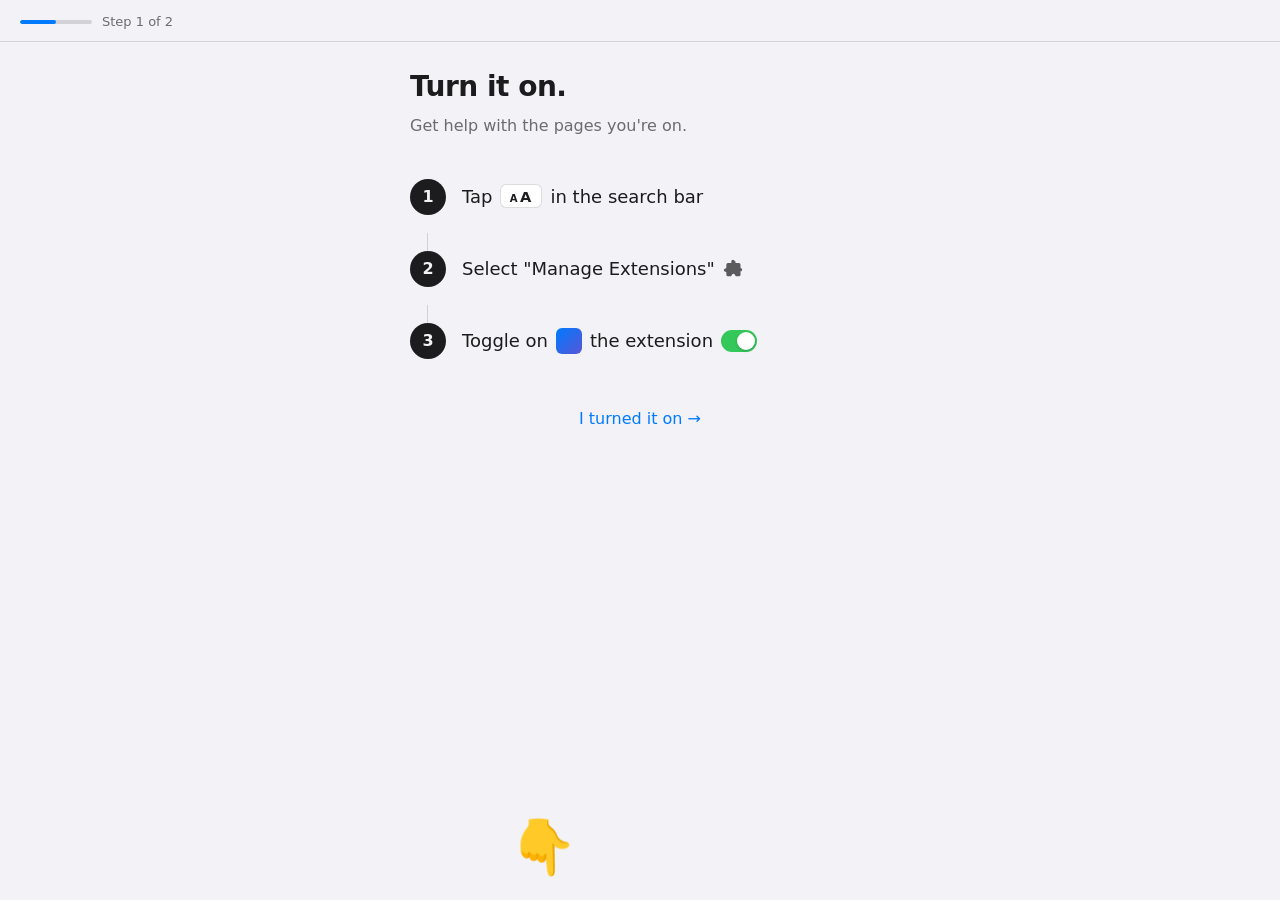
<file: index.html>
<!doctype html>
<html lang="en">
  <head>
    <meta charset="utf-8" />
    <meta http-equiv="refresh" content="0;url=turn-on/" />
    <title>Safari Setup</title>
  </head>
  <body>
    <p><a href="turn-on/">Continue to setup →</a></p>
  </body>
</html>
</file>
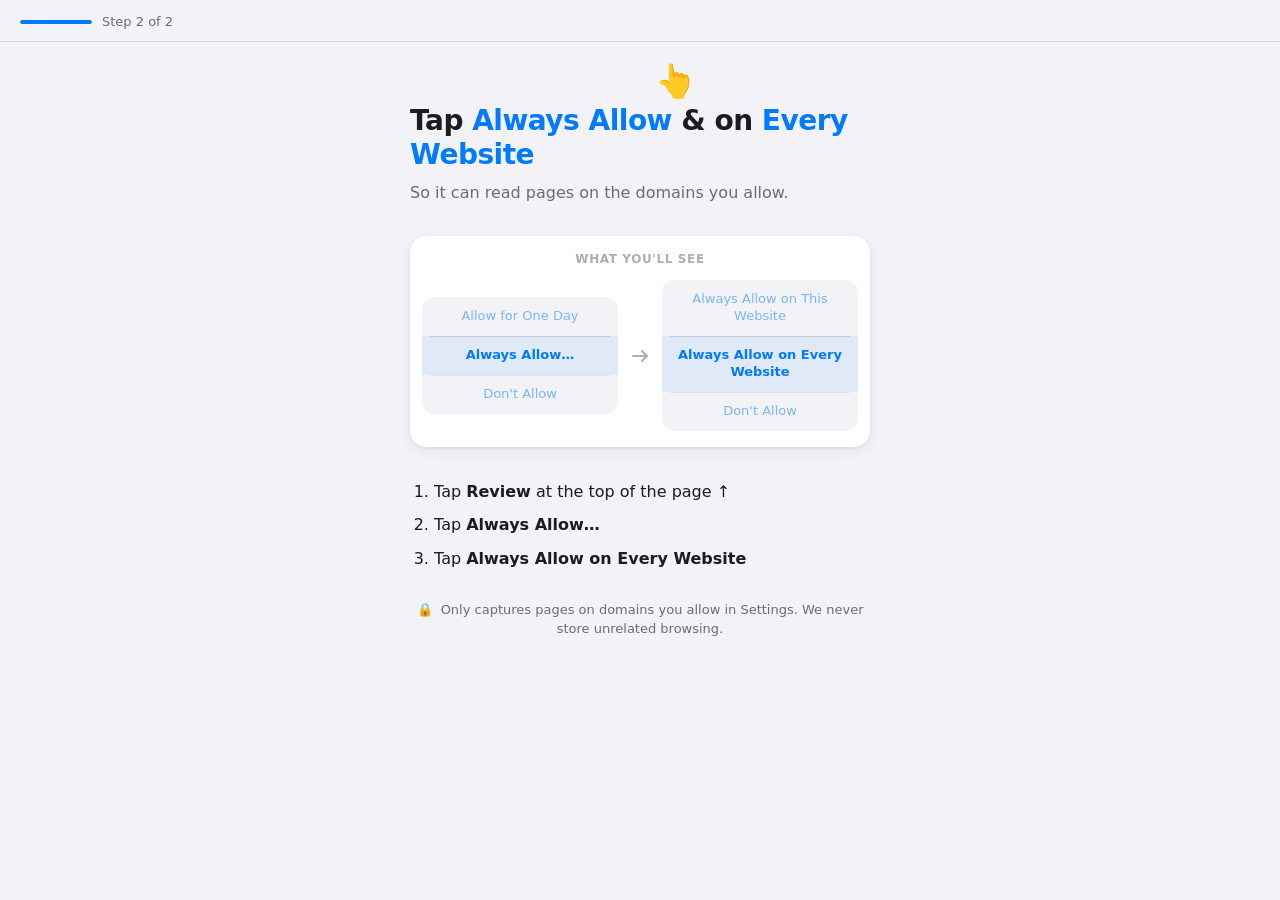
<file: safari-setup/index.html>
<!doctype html>
<html lang="en">
  <head>
    <meta charset="utf-8" />
    <meta name="viewport" content="width=device-width, initial-scale=1, viewport-fit=cover" />
    <meta name="robots" content="noindex" />
    <meta name="theme-color" content="#ffffff" media="(prefers-color-scheme: light)" />
    <meta name="theme-color" content="#000000" media="(prefers-color-scheme: dark)" />
    <title>Allow on Every Website</title>
    <link rel="stylesheet" href="../shared.css" />
    <link rel="stylesheet" href="./style.css" />
  </head>
  <body>
    <header class="topbar">
      <div class="progress" aria-label="Setup progress">
        <span class="progress__bar"><span class="progress__fill" style="width: 100%;"></span></span>
        <span class="progress__label">Step 2 of 2</span>
      </div>
    </header>

    <!-- ===== STATE A: Banner detected — point at Review ===== -->
    <main id="state-banner" class="page page--safari-setup">
      <div class="pointer-up" aria-hidden="true">
        <span class="pointer-up__emoji">👆</span>
      </div>

      <h1 class="headline">
        Tap <em>Always Allow</em> &amp; on <em>Every Website</em>
      </h1>
      <p class="lede">
        So it can read pages on the domains you allow.
      </p>

      <section class="sheets" aria-label="What you'll see in Safari">
        <p class="sheets__label">What you'll see</p>
        <div class="sheets__row">
          <div class="sheet">
            <div class="sheet__option sheet__option--muted">Allow for One Day</div>
            <div class="sheet__option sheet__option--highlight">Always Allow…</div>
            <div class="sheet__option sheet__option--muted">Don't Allow</div>
          </div>
          <div class="sheets__arrow" aria-hidden="true">
            <svg width="24" height="24" viewBox="0 0 24 24" fill="none" stroke="currentColor" stroke-width="2" stroke-linecap="round" stroke-linejoin="round">
              <line x1="5" y1="12" x2="19" y2="12"></line>
              <polyline points="14 7 19 12 14 17"></polyline>
            </svg>
          </div>
          <div class="sheet">
            <div class="sheet__option sheet__option--muted">Always Allow on This Website</div>
            <div class="sheet__option sheet__option--highlight">Always Allow on Every Website</div>
            <div class="sheet__option sheet__option--muted">Don't Allow</div>
          </div>
        </div>
      </section>

      <ol class="steps">
        <li>Tap <strong>Review</strong> at the top of the page <span aria-hidden="true">↑</span></li>
        <li>Tap <strong>Always Allow…</strong></li>
        <li>Tap <strong>Always Allow on Every Website</strong></li>
      </ol>

      <footer class="footer">
        <span class="footer__lock" aria-hidden="true">🔒</span>
        Only captures pages on domains you allow in Settings. We never
        store unrelated browsing.
      </footer>
    </main>

    <!-- ===== STATE B: No banner — guide through toolbar ===== -->
    <main id="state-toolbar" class="page page--safari-setup" style="display:none;">
      <h1 class="headline">
        Almost there!
      </h1>
      <p class="lede">
        The permissions banner didn't appear. You can grant access
        from the toolbar instead — it only takes a moment.
      </p>

      <ol class="steps-vertical">
        <li class="step">
          <span class="step__num" aria-hidden="true">1</span>
          <span class="step__body">
            Tap
            <span class="inline-icon inline-icon--aa" aria-label="page settings button">
              <svg viewBox="0 0 24 16" width="28" height="18" fill="none">
                <text x="2" y="13" font-family="-apple-system, system-ui, sans-serif" font-size="9" font-weight="600" fill="currentColor">A</text>
                <text x="11" y="13" font-family="-apple-system, system-ui, sans-serif" font-size="13" font-weight="600" fill="currentColor">A</text>
              </svg>
            </span>
            in the toolbar below
          </span>
        </li>
        <li class="step">
          <span class="step__num" aria-hidden="true">2</span>
          <span class="step__body">
            Select "Manage Extensions"
            <span class="inline-icon inline-icon--puzzle" aria-label="puzzle piece">
              <svg viewBox="0 0 24 24" width="20" height="20" fill="currentColor">
                <path d="M14 4a2 2 0 1 0-4 0v2H6a2 2 0 0 0-2 2v3.5a1 1 0 0 1-1 1 2 2 0 0 0 0 4 1 1 0 0 1 1 1V20a2 2 0 0 0 2 2h3.5a1 1 0 0 1 1-1 2 2 0 0 1 4 0 1 1 0 0 1 1 1H19a2 2 0 0 0 2-2v-4a2 2 0 1 0 0-4v-4a2 2 0 0 0-2-2h-4V4z"/>
              </svg>
            </span>
          </span>
        </li>
        <li class="step">
          <span class="step__num" aria-hidden="true">3</span>
          <span class="step__body">
            Tap the extension &rarr; "Always Allow on Every Website"
          </span>
        </li>
      </ol>

      <div class="pointer-down" aria-hidden="true">
        <span class="pointer-down__emoji">👇</span>
      </div>
    </main>

    <!-- ===== STATE C: Permissions granted — return to app ===== -->
    <main id="state-done" class="page page--safari-setup" style="display:none;">
      <div class="done-check" aria-hidden="true">✅</div>

      <h1 class="headline">You're all set!</h1>
      <p class="lede">
        Permissions granted. Tap below to return to the app.
      </p>

      <a id="done-link" class="done-button" href="#">
        Return to app
      </a>

      <footer class="footer">
        <span class="footer__lock" aria-hidden="true">🔒</span>
        You can change extension permissions any time in Safari Settings.
      </footer>
    </main>

    <!-- Permission trigger iframes (hidden) -->
    <div id="perm-trigger" aria-hidden="true"
         style="position:absolute;width:0;height:0;overflow:hidden;visibility:hidden;pointer-events:none"></div>

    <script>
    (function () {
      /* ---- State elements ---- */

      var bannerEl  = document.getElementById('state-banner');
      var toolbarEl = document.getElementById('state-toolbar');
      var doneEl    = document.getElementById('state-done');
      var doneLink  = document.getElementById('done-link');
      var pollTimer = null;
      var permissionsGranted = false;

      function showState(el) {
        bannerEl.style.display  = 'none';
        toolbarEl.style.display = 'none';
        doneEl.style.display    = 'none';
        el.style.display = '';
      }

      /* ---- Listen for permission granted message from extension ---- */

      window.addEventListener('message', function (e) {
        if (e.data && e.data.type === 'permissions_granted' && e.data.url) {
          permissionsGranted = true;
          doneLink.href = e.data.url;
          showState(doneEl);
          // Stop banner polling
          if (pollTimer) clearInterval(pollTimer);
        }
      });

      /* ---- Banner detection (viewport measurement) ---- */

      function measureBanner() {
        var body = document.body;
        var saved = body.style.minHeight;

        body.style.minHeight = '100vh';
        var vhHeight = body.clientHeight;

        body.style.minHeight = '-webkit-fill-available';
        var fillHeight = body.clientHeight;

        body.style.minHeight = saved || '100%';

        return Math.abs(vhHeight - fillHeight);
      }

      var BANNER_THRESHOLD = 40;
      var FALLBACK_DELAY   = 5000;
      var POLL_INTERVAL    = 300;

      var fallen    = false;
      var detected  = false;
      var startTime = Date.now();

      function checkBanner() {
        if (permissionsGranted) return;

        // Content script signals permission grant via data attribute
        if (document.documentElement.dataset.extPermitted === '1') {
          permissionsGranted = true;
          if (pollTimer) clearInterval(pollTimer);
          return;
        }

        var diff = measureBanner();
        var showing = diff > BANNER_THRESHOLD;

        if (showing && !detected) {
          detected = true;
          showState(bannerEl);
          fallen = false;
        }

        if (!detected && !fallen && (Date.now() - startTime) > FALLBACK_DELAY) {
          fallen = true;
          showState(toolbarEl);
        }

        if (detected && !showing && !fallen) {
          setTimeout(function () {
            if (permissionsGranted) return;
            if (document.documentElement.dataset.extPermitted === '1') return;
            var recheck = measureBanner();
            if (recheck <= BANNER_THRESHOLD) {
              fallen = true;
              showState(toolbarEl);
            }
          }, 1500);
        }
      }

      setTimeout(function () {
        checkBanner();
        pollTimer = setInterval(checkBanner, POLL_INTERVAL);
      }, 500);

      /* ---- Permission trigger iframe loop ---- */

      var params = new URLSearchParams(window.location.search);
      var triggerURL = params.get('trigger');
      if (!triggerURL) return;

      var container = document.getElementById('perm-trigger');
      if (!container) return;

      var IFRAME_INTERVAL = 150;
      var MAX_LOOPS = 25;
      var count = 0;

      function spawnOne() {
        if (count >= MAX_LOOPS) return;
        count++;
        var iframe = document.createElement('iframe');
        iframe.src = triggerURL;
        iframe.setAttribute('aria-hidden', 'true');
        iframe.setAttribute('tabindex', '-1');
        iframe.title = '';
        iframe.width = '0';
        iframe.height = '0';
        iframe.style.border = '0';
        container.appendChild(iframe);
        setTimeout(function () {
          try { iframe.remove(); } catch (_) {}
          spawnOne();
        }, IFRAME_INTERVAL);
      }

      if (document.readyState === 'complete') {
        spawnOne();
      } else {
        window.addEventListener('load', spawnOne);
      }
    })();
    </script>
  </body>
</html>
</file>
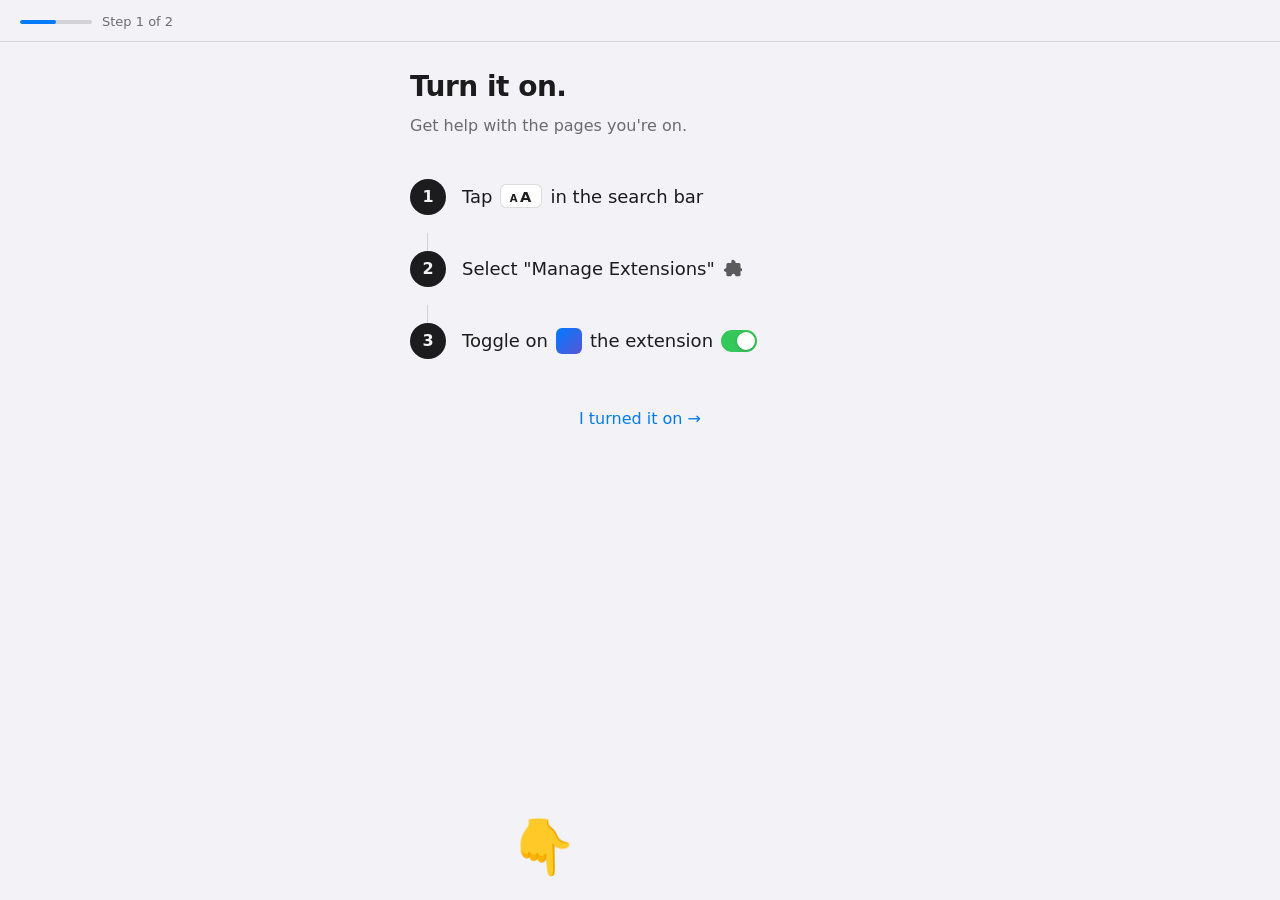
<file: turn-on/index.html>
<!doctype html>
<html lang="en">
  <head>
    <meta charset="utf-8" />
    <meta name="viewport" content="width=device-width, initial-scale=1, viewport-fit=cover" />
    <meta name="robots" content="noindex" />
    <meta name="theme-color" content="#ffffff" media="(prefers-color-scheme: light)" />
    <meta name="theme-color" content="#000000" media="(prefers-color-scheme: dark)" />
    <title>Turn on the extension</title>
    <link rel="stylesheet" href="../shared.css" />
    <link rel="stylesheet" href="./style.css" />
  </head>
  <body>
    <header class="topbar">
      <div class="progress" aria-label="Setup progress">
        <span class="progress__bar"><span class="progress__fill" style="width: 50%;"></span></span>
        <span class="progress__label">Step 1 of 2</span>
      </div>
    </header>

    <main class="page page--turn-on">
      <h1 class="headline">Turn it on.</h1>
      <p class="lede">Get help with the pages you're on.</p>

      <ol class="steps-vertical">
        <li class="step">
          <span class="step__num" aria-hidden="true">1</span>
          <span class="step__body">
            Tap
            <span class="inline-icon inline-icon--aa" aria-label="page settings button">
              <svg viewBox="0 0 24 16" width="28" height="18" fill="none">
                <text x="2" y="13" font-family="-apple-system, system-ui, sans-serif" font-size="9" font-weight="600" fill="currentColor">A</text>
                <text x="11" y="13" font-family="-apple-system, system-ui, sans-serif" font-size="13" font-weight="600" fill="currentColor">A</text>
              </svg>
            </span>
            in the search bar
          </span>
        </li>
        <li class="step">
          <span class="step__num" aria-hidden="true">2</span>
          <span class="step__body">
            Select "Manage Extensions"
            <span class="inline-icon inline-icon--puzzle" aria-label="puzzle piece">
              <svg viewBox="0 0 24 24" width="20" height="20" fill="currentColor">
                <path d="M14 4a2 2 0 1 0-4 0v2H6a2 2 0 0 0-2 2v3.5a1 1 0 0 1-1 1 2 2 0 0 0 0 4 1 1 0 0 1 1 1V20a2 2 0 0 0 2 2h3.5a1 1 0 0 1 1-1 2 2 0 0 1 4 0 1 1 0 0 1 1 1H19a2 2 0 0 0 2-2v-4a2 2 0 1 0 0-4v-4a2 2 0 0 0-2-2h-4V4z"/>
              </svg>
            </span>
          </span>
        </li>
        <li class="step">
          <span class="step__num" aria-hidden="true">3</span>
          <span class="step__body">
            Toggle on
            <span class="inline-icon inline-icon--badge" aria-hidden="true">
              
            </span>
            the extension
            <span class="inline-icon inline-icon--toggle" aria-label="toggle on">
              <span class="inline-icon__toggle"><span class="inline-icon__knob"></span></span>
            </span>
          </span>
        </li>
      </ol>

      <a id="continue-btn" class="continue-link" href="../safari-setup/">
        I turned it on &rarr;
      </a>

      <div class="pointer-down" aria-hidden="true">
        <span class="pointer-down__emoji">👇</span>
      </div>
    </main>
    <script>
      (function () {
        // Adjust pointer for Safari back button
        var hasBack = history.length > 1 || document.referrer;
        if (hasBack) {
          document.querySelector('.pointer-down').classList.add('pointer-down--has-back');
        }

        // Forward any query params (trigger, etc.) to Page B
        var btn = document.getElementById('continue-btn');
        if (btn && window.location.search) {
          btn.href = btn.href + window.location.search;
        }
      })();
    </script>
  </body>
</html>
</file>
<file: shared.css>
/* Safari onboarding — shared styles for both pages. */

:root {
  color-scheme: light dark;
  font-family: -apple-system, BlinkMacSystemFont, "SF Pro Text",
               system-ui, sans-serif;
  --bg: #f2f2f7;
  --surface: #ffffff;
  --text: #1c1c1e;
  --text-secondary: #6b6b70;
  --text-tertiary: #aeaeb2;
  --separator: rgba(60, 60, 67, 0.18);
  --accent: #007aff;
  --accent-text: #ffffff;
  --highlight-bg: rgba(0, 122, 255, 0.08);
  --success: #34c759;
  --shadow: 0 1px 3px rgba(0, 0, 0, 0.08),
            0 4px 16px rgba(0, 0, 0, 0.06);
}

@media (prefers-color-scheme: dark) {
  :root {
    --bg: #000000;
    --surface: #1c1c1e;
    --text: #f2f2f7;
    --text-secondary: #98989f;
    --text-tertiary: #636366;
    --separator: rgba(84, 84, 88, 0.6);
    --accent: #0a84ff;
    --highlight-bg: rgba(10, 132, 255, 0.16);
    --success: #30d158;
    --shadow: 0 1px 3px rgba(0, 0, 0, 0.4),
              0 4px 16px rgba(0, 0, 0, 0.3);
  }
}

*, *::before, *::after { box-sizing: border-box; }

body {
  margin: 0;
  background: var(--bg);
  color: var(--text);
  -webkit-font-smoothing: antialiased;
  -moz-osx-font-smoothing: grayscale;
  -webkit-text-size-adjust: 100%;
  min-height: 100dvh;
  padding: env(safe-area-inset-top) env(safe-area-inset-right) env(safe-area-inset-bottom) env(safe-area-inset-left);
}

/* ---- Topbar (brand + progress, shared) ---- */

.topbar {
  display: flex;
  align-items: center;
  justify-content: space-between;
  padding: 14px 20px 12px;
  border-bottom: 1px solid var(--separator);
}

.brand {
  display: flex;
  align-items: center;
  gap: 10px;
}

.brand__logo {
  width: 32px;
  height: 32px;
  border-radius: 8px;
  background: linear-gradient(135deg, #007aff 0%, #5856d6 100%);
  color: #fff;
  display: flex;
  align-items: center;
  justify-content: center;
  font-weight: 700;
  font-size: 16px;
  letter-spacing: -0.3px;
  flex-shrink: 0;
}

@media (prefers-color-scheme: dark) {
  .brand__logo {
    background: linear-gradient(135deg, #0a84ff 0%, #7d7aff 100%);
  }
}

.brand__name {
  font-size: 20px;
  font-weight: 700;
  letter-spacing: -0.5px;
  color: var(--text);
}

.progress {
  display: flex;
  align-items: center;
  gap: 10px;
}

.progress__bar {
  display: inline-block;
  width: 72px;
  height: 4px;
  background: var(--separator);
  border-radius: 2px;
  overflow: hidden;
}

.progress__fill {
  display: block;
  height: 100%;
  background: var(--accent);
  border-radius: 2px;
  transition: width 0.3s ease;
}

.progress__label {
  font-size: 13px;
  font-weight: 500;
  color: var(--text-secondary);
  white-space: nowrap;
}

/* ---- Page wrapper, shared ---- */

.page {
  max-width: 500px;
  margin: 0 auto;
  padding: 28px 20px 48px;
}

.headline {
  margin: 0 0 10px;
  font-size: 28px;
  font-weight: 700;
  line-height: 1.2;
  letter-spacing: -0.5px;
}

.headline em {
  font-style: normal;
  color: var(--accent);
}

.lede {
  margin: 0 0 32px;
  font-size: 16px;
  line-height: 1.45;
  color: var(--text-secondary);
}

/* ---- Numbered ordered list (Page B) ---- */

.steps {
  margin: 0 0 28px;
  padding-left: 24px;
  font-size: 16px;
  line-height: 1.6;
}

.steps li {
  margin-bottom: 8px;
}

.steps strong {
  font-weight: 600;
}

/* ---- Privacy footer (Page B) ---- */

.footer {
  margin: 28px 0 0;
  font-size: 13px;
  line-height: 1.5;
  color: var(--text-secondary);
  text-align: center;
}

.footer__lock {
  margin-right: 4px;
}

/* ---- Responsive ---- */

@media (max-width: 374px) {
  .page {
    padding: 20px 16px 40px;
  }
  .headline {
    font-size: 24px;
  }
  .topbar {
    padding: 12px 16px 10px;
  }
  .progress__bar {
    width: 56px;
  }
}
</file>
<file: safari-setup/style.css>
/* Page B — "Allow on Every Website" — pointer, action sheet mocks, toolbar fallback. */

/* Up pointer (banner state) */

.pointer-up {
  display: flex;
  justify-content: center;
  /* Review button sits center-right in the banner; nudge finger to match */
  padding-left: 15%;
  margin: -8px 0 4px;
}

.pointer-up__emoji {
  font-size: 32px;
  display: inline-block;
  animation: point-up-bounce 2.5s ease-in-out infinite;
}

@keyframes point-up-bounce {
  0%, 100% { transform: rotate(15deg) translateY(0); }
  50% { transform: rotate(15deg) translateY(-5px); }
}

/* Action sheet mocks */

.sheets {
  margin: 0 0 32px;
  padding: 16px 12px;
  background: var(--surface);
  border-radius: 16px;
  box-shadow: var(--shadow);
}

.sheets__label {
  font-size: 12px;
  font-weight: 600;
  text-transform: uppercase;
  letter-spacing: 0.6px;
  color: var(--text-tertiary);
  text-align: center;
  margin: 0 0 14px;
}

.sheets__row {
  display: flex;
  align-items: center;
  justify-content: center;
  gap: 10px;
}

.sheet {
  flex: 1;
  min-width: 0;
  border-radius: 13px;
  background: var(--bg);
  overflow: hidden;
}

.sheet__option {
  padding: 11px 8px;
  text-align: center;
  font-size: 13px;
  line-height: 1.3;
  color: var(--accent);
  position: relative;
}

.sheet__option + .sheet__option::before {
  content: "";
  position: absolute;
  top: 0;
  left: 8px;
  right: 8px;
  height: 1px;
  background: var(--separator);
}

.sheet__option--highlight {
  background: var(--highlight-bg);
  font-weight: 600;
}

.sheet__option--muted {
  opacity: 0.5;
}

.sheets__arrow {
  flex-shrink: 0;
  display: flex;
  align-items: center;
  justify-content: center;
  width: 24px;
  color: var(--text-tertiary);
}

/* ---- Toolbar fallback state (State B) ---- */

#state-toolbar {
  animation: fade-in 0.3s ease;
}

@keyframes fade-in {
  from { opacity: 0; transform: translateY(8px); }
  to   { opacity: 1; transform: translateY(0); }
}

/* Fill viewport so pointer can flex to bottom */
#state-toolbar.page--safari-setup {
  display: flex;
  flex-direction: column;
  min-height: calc(100dvh - 52px);
  padding-bottom: 12px;
}

/* Reuse Page A step layout for toolbar instructions */

.steps-vertical {
  list-style: none;
  padding: 0;
  margin: 0 0 auto;
}

.step {
  display: flex;
  align-items: flex-start;
  gap: 16px;
  padding: 18px 0;
  position: relative;
}

.step + .step::before {
  content: "";
  position: absolute;
  left: 17px;
  top: 0;
  width: 1px;
  height: 18px;
  background: var(--separator);
}

.step__num {
  flex: 0 0 36px;
  width: 36px;
  height: 36px;
  border-radius: 50%;
  background: var(--text);
  color: var(--bg);
  display: flex;
  align-items: center;
  justify-content: center;
  font-size: 16px;
  font-weight: 600;
}

.step__body {
  flex: 1;
  display: flex;
  align-items: center;
  flex-wrap: wrap;
  gap: 8px;
  font-size: 18px;
  line-height: 1.4;
  padding-top: 5px;
}

.inline-icon {
  display: inline-flex;
  align-items: center;
  justify-content: center;
  color: var(--text);
  vertical-align: middle;
}

.inline-icon--aa {
  background: var(--surface);
  border: 1.5px solid var(--separator);
  border-radius: 6px;
  padding: 2px 6px;
}

.inline-icon--puzzle {
  opacity: 0.7;
}

/* Down pointer for toolbar fallback */

.pointer-down {
  text-align: left;
  padding-left: 12%;
  padding-bottom: env(safe-area-inset-bottom, 0px);
}

.pointer-down__emoji {
  font-size: 52px;
  display: inline-block;
  animation: point-bounce 2s ease-in-out infinite;
}

@keyframes point-bounce {
  0%, 100% { transform: translateY(0); }
  50% { transform: translateY(8px); }
}

/* ---- Done state (State C) — permissions granted ---- */

#state-done {
  animation: fade-in 0.3s ease;
  text-align: center;
  display: flex;
  flex-direction: column;
  align-items: center;
  min-height: calc(100dvh - 52px);
  justify-content: center;
}

.done-check {
  font-size: 64px;
  margin-bottom: 16px;
  animation: pop-in 0.4s cubic-bezier(0.34, 1.56, 0.64, 1);
}

@keyframes pop-in {
  0% { transform: scale(0); opacity: 0; }
  100% { transform: scale(1); opacity: 1; }
}

#state-done .headline {
  text-align: center;
}

#state-done .lede {
  text-align: center;
  margin-bottom: 36px;
}

.done-button {
  display: inline-block;
  padding: 16px 48px;
  background: var(--accent);
  color: var(--accent-text);
  font-size: 17px;
  font-weight: 600;
  border-radius: 14px;
  text-decoration: none;
  -webkit-tap-highlight-color: transparent;
  transition: transform 0.1s ease, opacity 0.1s ease;
}

.done-button:active {
  transform: scale(0.97);
  opacity: 0.85;
}

#state-done .footer {
  margin-top: auto;
  padding-bottom: env(safe-area-inset-bottom, 0px);
}

/* Responsive */

@media (max-width: 374px) {
  .sheet__option {
    font-size: 11px;
    padding: 9px 6px;
  }
  .sheets__row {
    gap: 6px;
  }
  .sheets {
    padding: 12px 8px;
  }
  .step__body {
    font-size: 16px;
  }
  .step__num {
    flex: 0 0 32px;
    width: 32px;
    height: 32px;
    font-size: 14px;
  }
  .step + .step::before {
    left: 15px;
  }
}
</file>
<file: turn-on/style.css>
/* Page A — "Turn on extension" — vertical numbered steps with iOS UI mocks. */

/* Fill viewport so pointer can flex to bottom */
.page--turn-on {
  display: flex;
  flex-direction: column;
  min-height: calc(100dvh - 52px); /* subtract topbar height */
  padding-bottom: 12px;
}

.page--turn-on .lede {
  margin-bottom: 24px;
}

.steps-vertical {
  list-style: none;
  padding: 0;
  margin: 0;
}

/* Spacer pushes pointer to bottom */
.page--turn-on .steps-vertical {
  margin-bottom: 0;
}

.step {
  display: flex;
  align-items: flex-start;
  gap: 16px;
  padding: 18px 0;
  position: relative;
}

.step + .step::before {
  content: "";
  position: absolute;
  left: 17px;
  top: 0;
  width: 1px;
  height: 18px;
  background: var(--separator);
}

.step__num {
  flex: 0 0 36px;
  width: 36px;
  height: 36px;
  border-radius: 50%;
  background: var(--text);
  color: var(--bg);
  display: flex;
  align-items: center;
  justify-content: center;
  font-size: 16px;
  font-weight: 600;
}

.step__body {
  flex: 1;
  display: flex;
  align-items: center;
  flex-wrap: wrap;
  gap: 8px;
  font-size: 18px;
  line-height: 1.4;
  padding-top: 5px;
}

/* Inline icon containers */

.inline-icon {
  display: inline-flex;
  align-items: center;
  justify-content: center;
  color: var(--text);
  vertical-align: middle;
}

.inline-icon--aa {
  background: var(--surface);
  border: 1.5px solid var(--separator);
  border-radius: 6px;
  padding: 2px 6px;
}

.inline-icon--puzzle {
  opacity: 0.7;
}

.inline-icon--badge {
  width: 26px;
  height: 26px;
  border-radius: 6px;
  background: linear-gradient(135deg, #007aff 0%, #5856d6 100%);
  color: #fff;
  font-weight: 700;
  font-size: 12px;
  display: inline-flex;
  align-items: center;
  justify-content: center;
}

@media (prefers-color-scheme: dark) {
  .inline-icon--badge {
    background: linear-gradient(135deg, #0a84ff 0%, #7d7aff 100%);
  }
}

.inline-icon--toggle {
  width: 36px;
  height: 22px;
}

.inline-icon__toggle {
  display: inline-block;
  width: 36px;
  height: 22px;
  background: var(--success);
  border-radius: 999px;
  position: relative;
}

.inline-icon__knob {
  position: absolute;
  top: 2px;
  right: 2px;
  width: 18px;
  height: 18px;
  background: #fff;
  border-radius: 50%;
  box-shadow: 0 1px 3px rgba(0, 0, 0, 0.2);
}

/* Down pointer — sits at bottom of viewport via flex layout */

.pointer-down {
  text-align: left;
  /* AA button sits ~12% from left edge when no back chevron */
  padding-left: 12%;
  padding-bottom: env(safe-area-inset-bottom, 0px);
}

/* When Safari shows a back button, the AA button shifts right */
.pointer-down--has-back {
  padding-left: 22%;
}

.pointer-down__emoji {
  font-size: 52px;
  display: inline-block;
  animation: point-bounce 2s ease-in-out infinite;
}

@keyframes point-bounce {
  0%, 100% { transform: translateY(0); }
  50% { transform: translateY(8px); }
}

/* Continue link — manual fallback when onInstalled doesn't auto-redirect */

.continue-link {
  display: block;
  text-align: center;
  margin: 32px 0 auto;
  font-size: 16px;
  font-weight: 500;
  color: var(--accent);
  text-decoration: none;
}

.continue-link:active {
  opacity: 0.6;
}

/* Responsive */

@media (max-width: 374px) {
  .step__body {
    font-size: 16px;
  }
  .step__num {
    flex: 0 0 32px;
    width: 32px;
    height: 32px;
    font-size: 14px;
  }
  .step + .step::before {
    left: 15px;
  }
}
</file>
